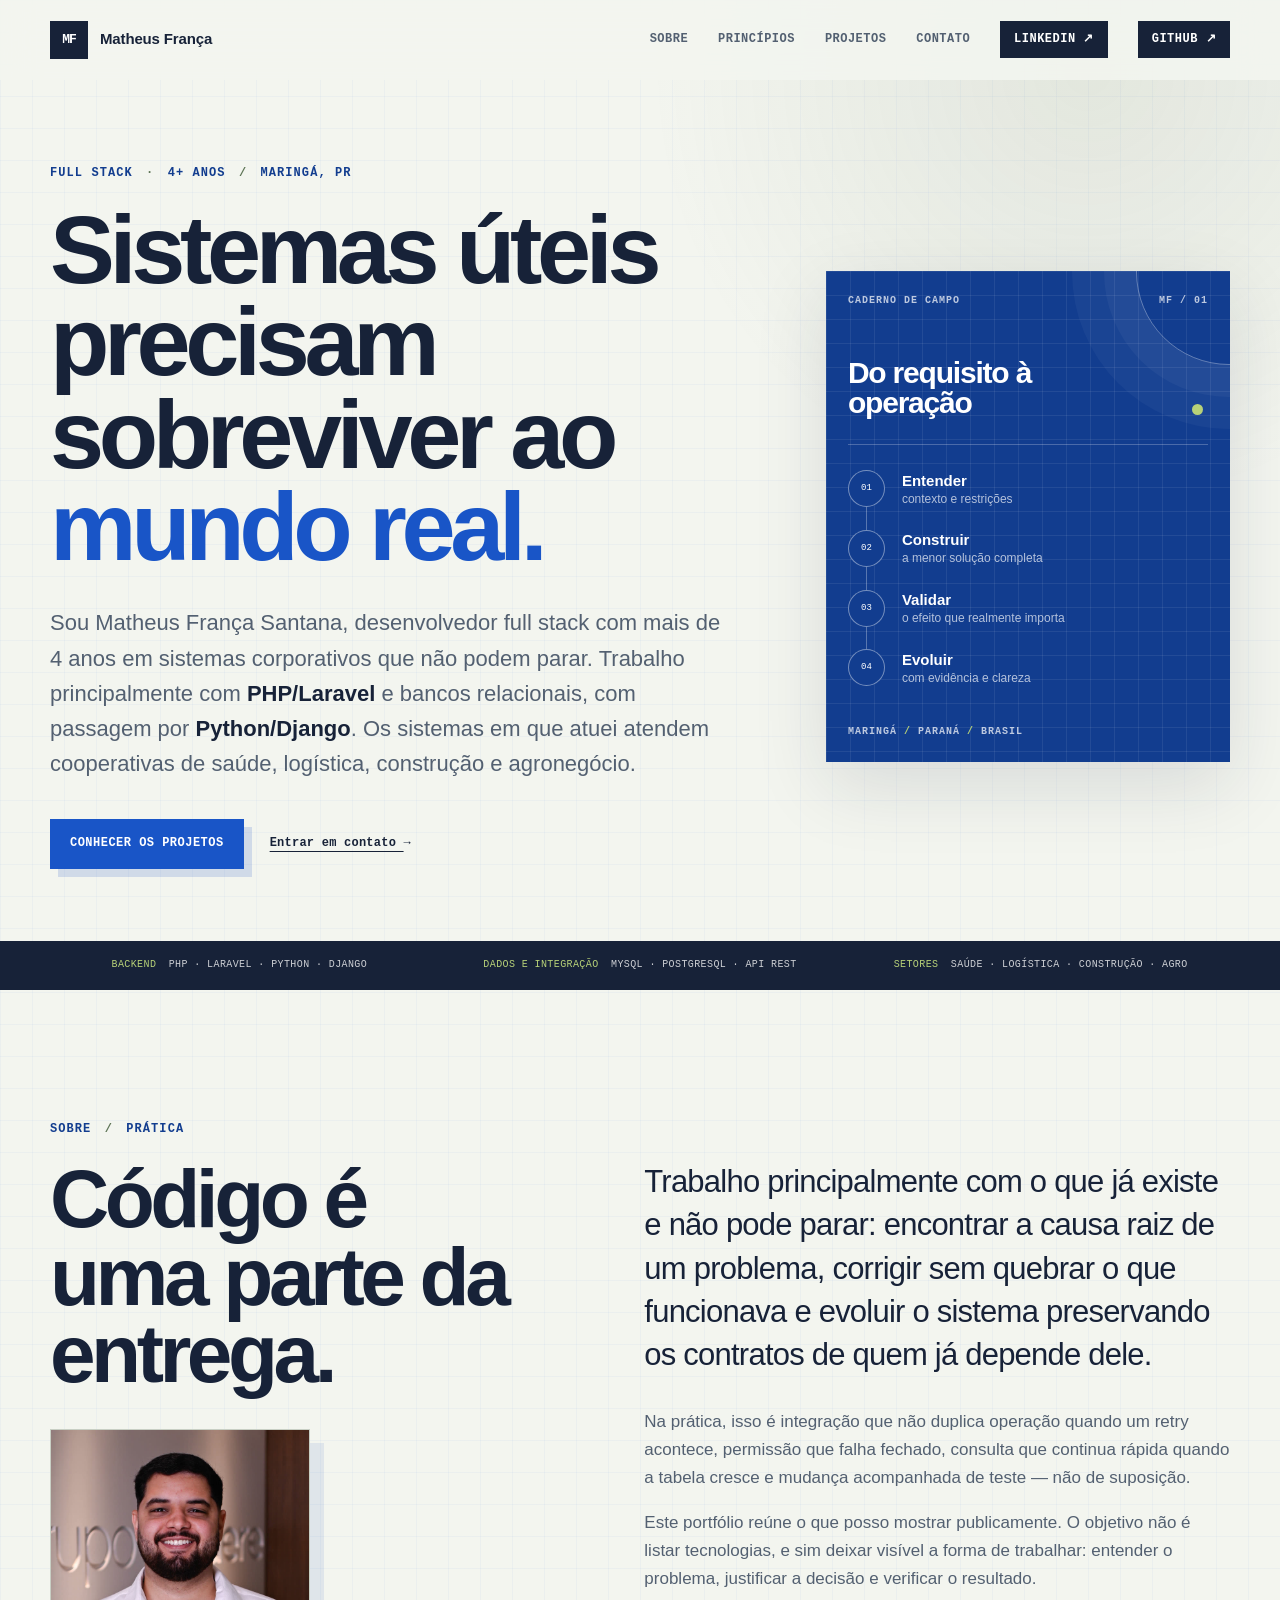
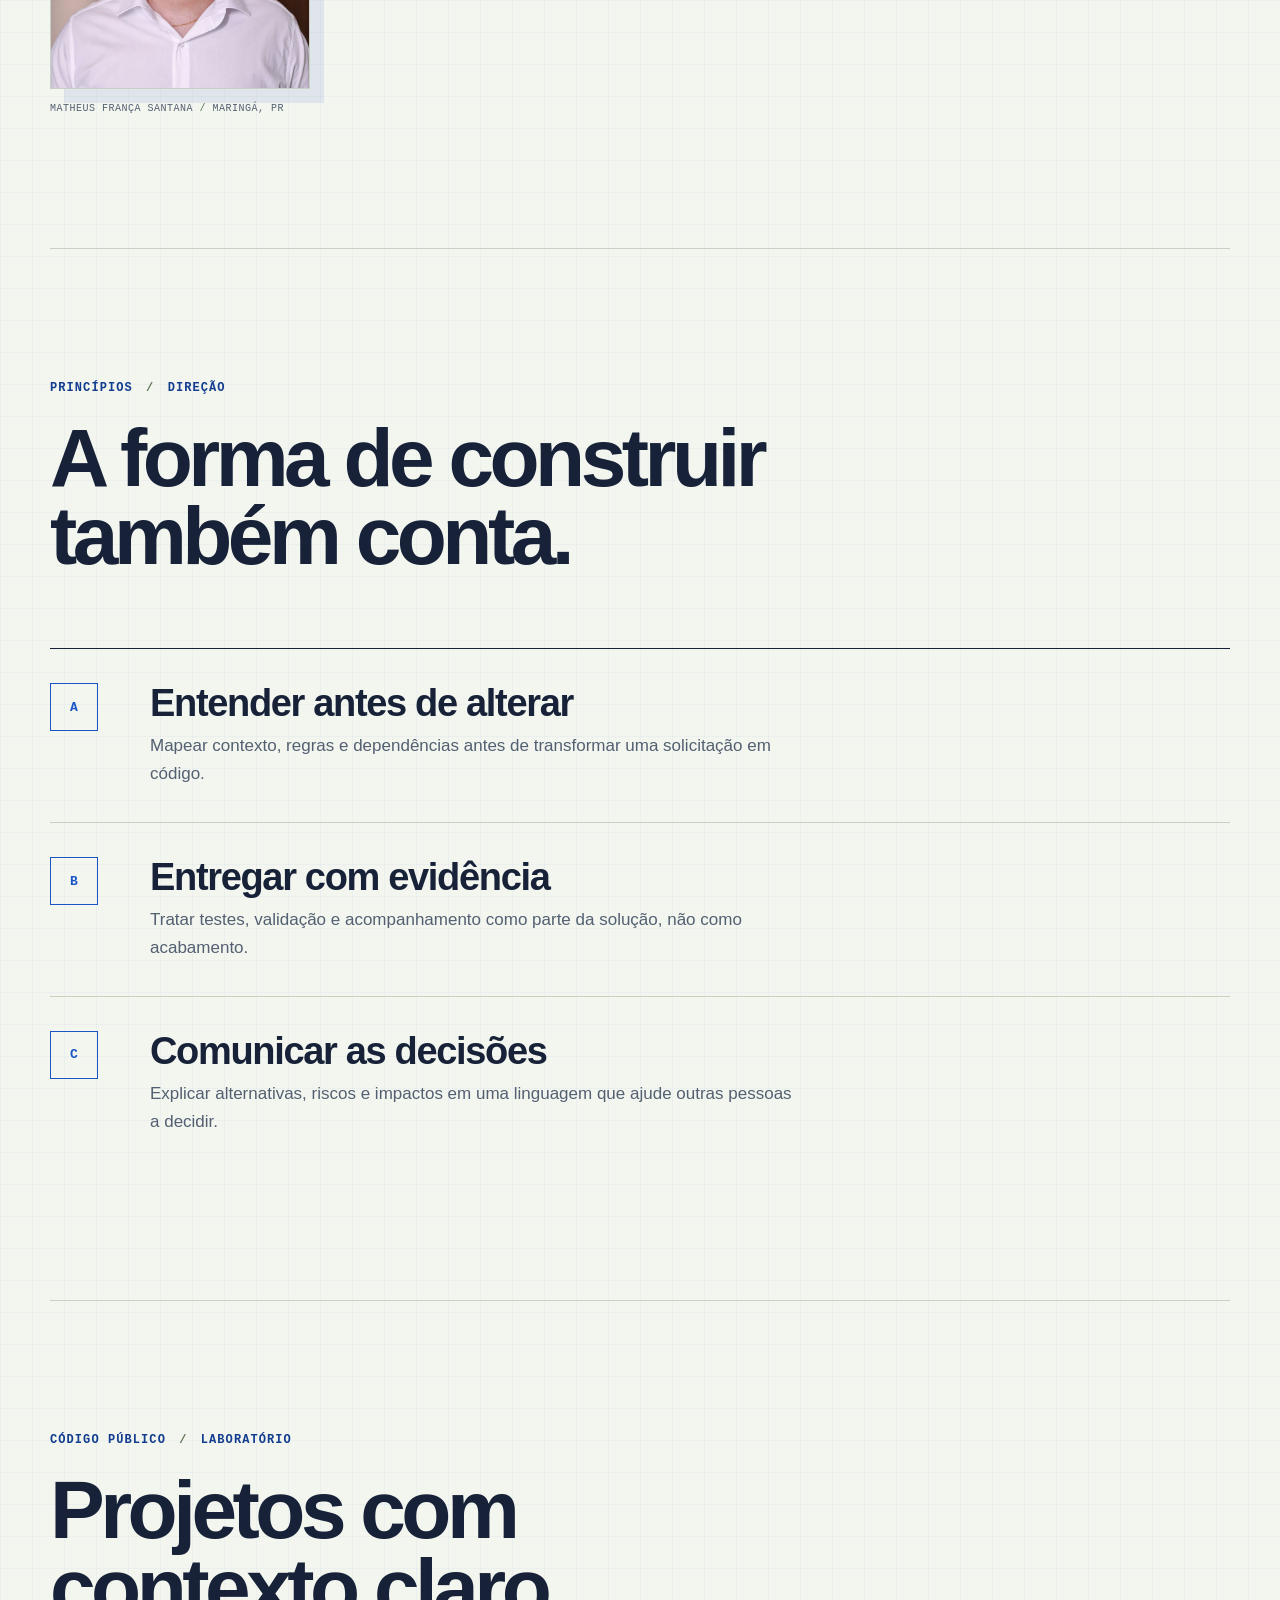
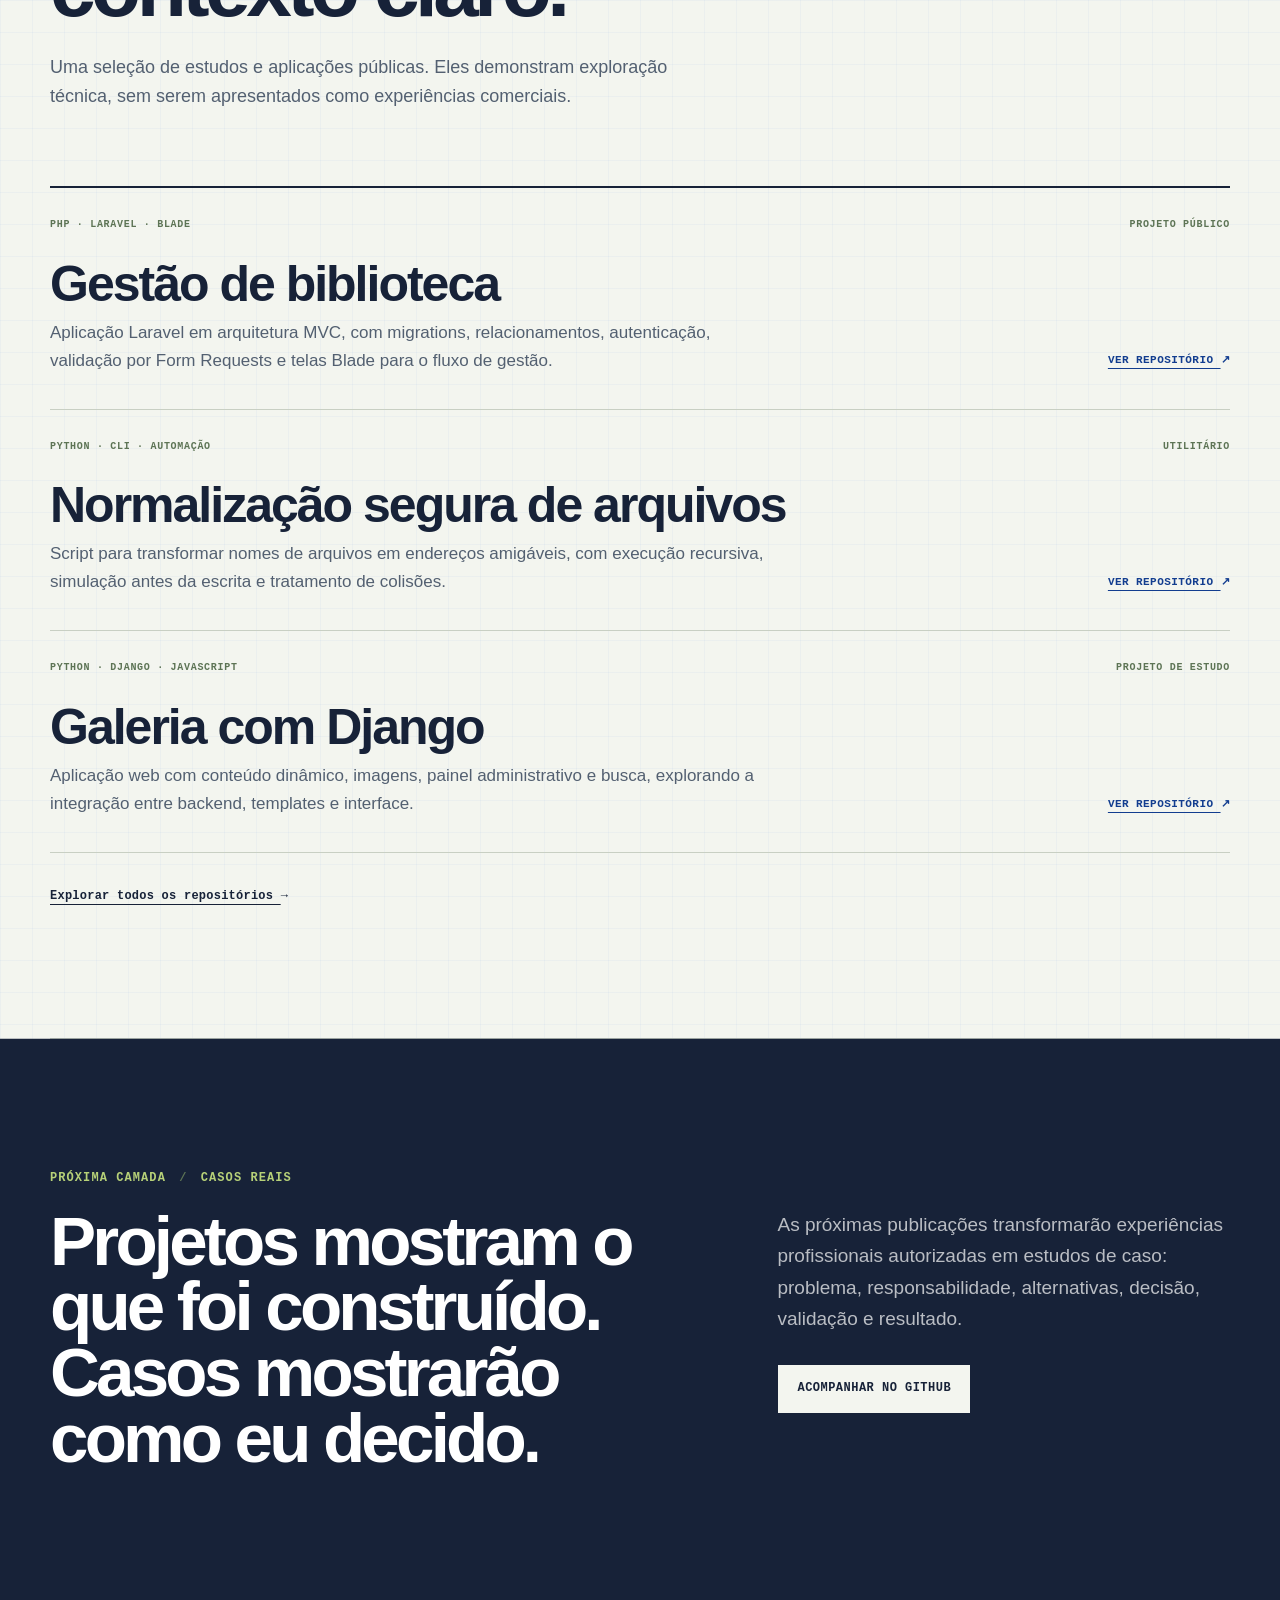
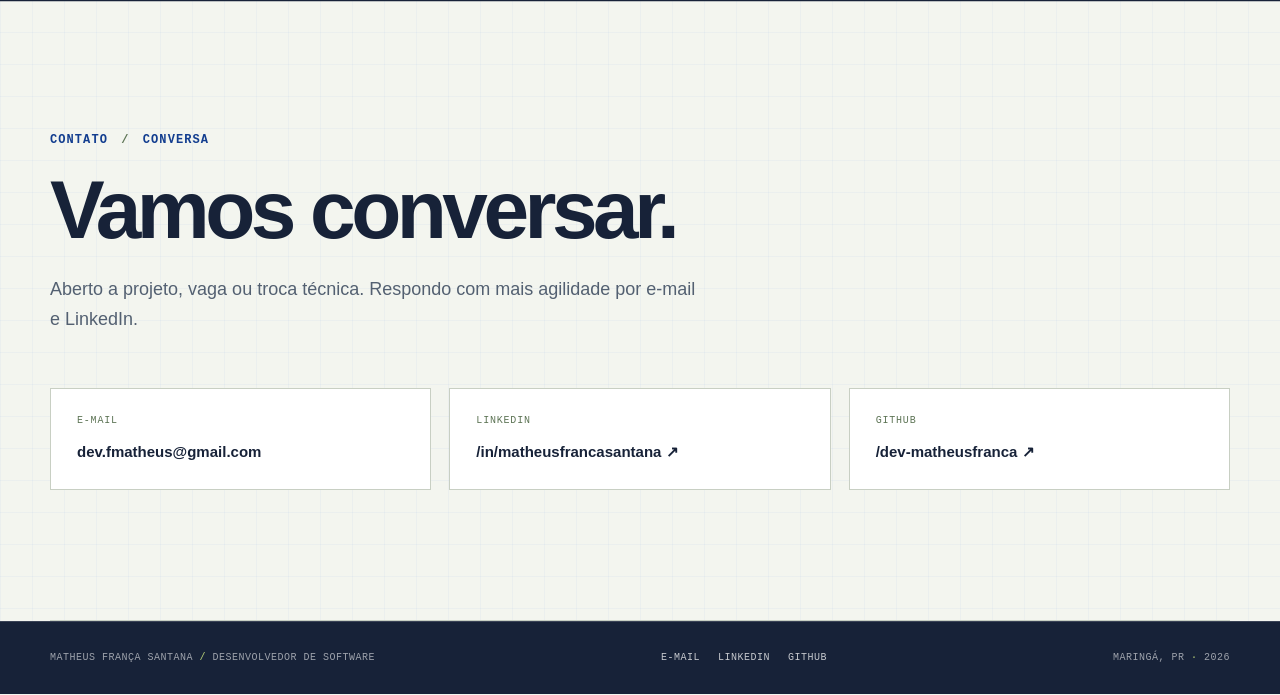
<file: index.html>
<!DOCTYPE html>
<html lang="pt-BR">
  <head>
    <meta charset="UTF-8">
    <meta name="viewport" content="width=device-width, initial-scale=1">
    <meta
      name="description"
      content="Portfólio de Matheus França Santana, desenvolvedor de software full stack com atuação em PHP, Laravel, Python e Django."
    >
    <meta name="theme-color" content="#f3f5ef">
    <meta name="color-scheme" content="light">
    <meta property="og:type" content="website">
    <meta property="og:locale" content="pt_BR">
    <meta property="og:title" content="Matheus França — Desenvolvedor de software">
    <meta
      property="og:description"
      content="Sistemas úteis precisam sobreviver ao mundo real. Conheça minha trajetória e meus projetos públicos."
    >
    <meta property="og:url" content="https://dev-matheusfranca.github.io/">
    <meta property="og:image" content="https://dev-matheusfranca.github.io/assets/matheus-franca.jpg">
    <meta name="twitter:card" content="summary">
    <link rel="canonical" href="https://dev-matheusfranca.github.io/">
    <link rel="icon" href="/favicon.svg" type="image/svg+xml">
    <link rel="manifest" href="/site.webmanifest">
    <link rel="stylesheet" href="/styles.css">
    <title>Matheus França — Desenvolvedor de software</title>
    <script type="application/ld+json">
      {
        "@context": "https://schema.org",
        "@type": "Person",
        "name": "Matheus França Santana",
        "url": "https://dev-matheusfranca.github.io/",
        "jobTitle": "Desenvolvedor de software",
        "image": "https://dev-matheusfranca.github.io/assets/matheus-franca.jpg",
        "email": "mailto:dev.fmatheus@gmail.com",
        "address": {
          "@type": "PostalAddress",
          "addressLocality": "Maringá",
          "addressRegion": "PR",
          "addressCountry": "BR"
        },
        "sameAs": [
          "https://github.com/dev-matheusfranca",
          "https://www.linkedin.com/in/matheusfrancasantana"
        ],
        "knowsAbout": [
          "PHP",
          "Laravel",
          "MySQL",
          "PostgreSQL",
          "API REST",
          "Python",
          "Django",
          "Desenvolvimento full stack"
        ]
      }
    </script>
  </head>
  <body>
    <a class="skip-link" href="#conteudo">Ir para o conteúdo</a>

    <header class="site-header" data-header>
      <a class="brand" href="#inicio" aria-label="Matheus França — início">
        <span class="brand-mark" aria-hidden="true">MF</span>
        <span class="brand-copy">Matheus França</span>
      </a>

      <button class="menu-toggle" type="button" aria-expanded="false" aria-controls="menu-principal">
        <span class="sr-only">Abrir menu</span>
        <span aria-hidden="true"></span>
        <span aria-hidden="true"></span>
      </button>

      <nav id="menu-principal" class="site-nav" aria-label="Navegação principal">
        <a href="#sobre">Sobre</a>
        <a href="#principios">Princípios</a>
        <a href="#projetos">Projetos</a>
        <a href="#contato">Contato</a>
        <a class="nav-external" href="https://www.linkedin.com/in/matheusfrancasantana" target="_blank" rel="noreferrer">
          LinkedIn <span aria-hidden="true">↗</span>
        </a>
        <a class="nav-external" href="https://github.com/dev-matheusfranca" target="_blank" rel="noreferrer">
          GitHub <span aria-hidden="true">↗</span>
        </a>
      </nav>
    </header>

    <main id="conteudo">
      <section id="inicio" class="hero" aria-labelledby="hero-title">
        <div class="hero-copy reveal">
          <p class="eyebrow">Full stack <span aria-hidden="true">·</span> 4+ anos <span aria-hidden="true">/</span> Maringá, PR</p>
          <h1 id="hero-title">Sistemas úteis precisam sobreviver ao <em>mundo real.</em></h1>
          <p class="hero-intro">
            Sou Matheus França Santana, desenvolvedor full stack com mais de 4 anos em sistemas corporativos
            que não podem parar. Trabalho principalmente com <strong>PHP/Laravel</strong> e bancos relacionais,
            com passagem por <strong>Python/Django</strong>. Os sistemas em que atuei atendem cooperativas de
            saúde, logística, construção e agronegócio.
          </p>
          <div class="hero-actions">
            <a class="button button-primary" href="#projetos">Conhecer os projetos</a>
            <a class="text-link" href="#contato">
              Entrar em contato <span aria-hidden="true">→</span>
            </a>
          </div>
        </div>

        <aside class="field-note reveal" aria-label="Fluxo de trabalho" style="--delay: 120ms">
          <div class="field-note-head">
            <span>Caderno de campo</span>
            <span>MF / 01</span>
          </div>
          <div class="field-note-title">
            <p>Do requisito à operação</p>
            <span class="signal" aria-hidden="true"></span>
          </div>
          <ol class="work-trace">
            <li>
              <span class="trace-marker" aria-hidden="true">01</span>
              <div><strong>Entender</strong><small>contexto e restrições</small></div>
            </li>
            <li>
              <span class="trace-marker" aria-hidden="true">02</span>
              <div><strong>Construir</strong><small>a menor solução completa</small></div>
            </li>
            <li>
              <span class="trace-marker" aria-hidden="true">03</span>
              <div><strong>Validar</strong><small>o efeito que realmente importa</small></div>
            </li>
            <li>
              <span class="trace-marker" aria-hidden="true">04</span>
              <div><strong>Evoluir</strong><small>com evidência e clareza</small></div>
            </li>
          </ol>
          <p class="field-note-location">Maringá <span>/</span> Paraná <span>/</span> Brasil</p>
        </aside>
      </section>

      <div class="capability-strip" role="group" aria-label="Resumo de tecnologias e contextos">
        <p><span>Backend</span> PHP · Laravel · Python · Django</p>
        <p><span>Dados e integração</span> MySQL · PostgreSQL · API REST</p>
        <p><span>Setores</span> Saúde · Logística · Construção · Agro</p>
      </div>

      <section id="sobre" class="section about" aria-labelledby="about-title">
        <div class="section-heading reveal">
          <p class="eyebrow">Sobre <span aria-hidden="true">/</span> prática</p>
          <h2 id="about-title">Código é uma parte da entrega.</h2>
          <figure class="portrait">
            <img
              src="/assets/matheus-franca.jpg"
              alt="Retrato de Matheus França Santana"
              width="800"
              height="800"
              loading="lazy"
              decoding="async"
            >
            <figcaption>Matheus França Santana <span aria-hidden="true">/</span> Maringá, PR</figcaption>
          </figure>
        </div>
        <div class="about-copy reveal" style="--delay: 80ms">
          <p class="lead">
            Trabalho principalmente com o que já existe e não pode parar: encontrar a causa raiz de um problema,
            corrigir sem quebrar o que funcionava e evoluir o sistema preservando os contratos de quem já
            depende dele.
          </p>
          <p>
            Na prática, isso é integração que não duplica operação quando um retry acontece, permissão que falha
            fechado, consulta que continua rápida quando a tabela cresce e mudança acompanhada de teste — não de
            suposição.
          </p>
          <p>
            Este portfólio reúne o que posso mostrar publicamente. O objetivo não é listar tecnologias, e sim
            deixar visível a forma de trabalhar: entender o problema, justificar a decisão e verificar o
            resultado.
          </p>
        </div>
      </section>

      <section id="principios" class="section principles" aria-labelledby="principles-title">
        <div class="section-heading reveal">
          <p class="eyebrow">Princípios <span aria-hidden="true">/</span> direção</p>
          <h2 id="principles-title">A forma de construir também conta.</h2>
        </div>
        <div class="principles-list">
          <article class="principle reveal">
            <div class="principle-mark" aria-hidden="true">A</div>
            <div>
              <h3>Entender antes de alterar</h3>
              <p>Mapear contexto, regras e dependências antes de transformar uma solicitação em código.</p>
            </div>
          </article>
          <article class="principle reveal" style="--delay: 70ms">
            <div class="principle-mark" aria-hidden="true">B</div>
            <div>
              <h3>Entregar com evidência</h3>
              <p>Tratar testes, validação e acompanhamento como parte da solução, não como acabamento.</p>
            </div>
          </article>
          <article class="principle reveal" style="--delay: 140ms">
            <div class="principle-mark" aria-hidden="true">C</div>
            <div>
              <h3>Comunicar as decisões</h3>
              <p>Explicar alternativas, riscos e impactos em uma linguagem que ajude outras pessoas a decidir.</p>
            </div>
          </article>
        </div>
      </section>

      <section id="projetos" class="section projects" aria-labelledby="projects-title">
        <div class="section-heading reveal">
          <p class="eyebrow">Código público <span aria-hidden="true">/</span> laboratório</p>
          <h2 id="projects-title">Projetos com contexto claro.</h2>
          <p class="section-note">
            Uma seleção de estudos e aplicações públicas. Eles demonstram exploração técnica, sem serem
            apresentados como experiências comerciais.
          </p>
        </div>

        <div class="project-list">
          <article class="project reveal">
            <div class="project-meta">
              <span>PHP · Laravel · Blade</span>
              <span>Projeto público</span>
            </div>
            <div class="project-body">
              <div>
                <h3>Gestão de biblioteca</h3>
                <p>
                  Aplicação Laravel em arquitetura MVC, com migrations, relacionamentos, autenticação,
                  validação por Form Requests e telas Blade para o fluxo de gestão.
                </p>
              </div>
              <a
                class="project-link"
                href="https://github.com/dev-matheusfranca/biblioteca-laravel"
                target="_blank"
                rel="noreferrer"
                aria-label="Ver o projeto Gestão de biblioteca no GitHub"
              >
                Ver repositório <span aria-hidden="true">↗</span>
              </a>
            </div>
          </article>

          <article class="project reveal">
            <div class="project-meta">
              <span>Python · CLI · Automação</span>
              <span>Utilitário</span>
            </div>
            <div class="project-body">
              <div>
                <h3>Normalização segura de arquivos</h3>
                <p>
                  Script para transformar nomes de arquivos em endereços amigáveis, com execução recursiva,
                  simulação antes da escrita e tratamento de colisões.
                </p>
              </div>
              <a
                class="project-link"
                href="https://github.com/dev-matheusfranca/scripts-python"
                target="_blank"
                rel="noreferrer"
                aria-label="Ver o projeto de automação em Python no GitHub"
              >
                Ver repositório <span aria-hidden="true">↗</span>
              </a>
            </div>
          </article>

          <article class="project reveal">
            <div class="project-meta">
              <span>Python · Django · JavaScript</span>
              <span>Projeto de estudo</span>
            </div>
            <div class="project-body">
              <div>
                <h3>Galeria com Django</h3>
                <p>
                  Aplicação web com conteúdo dinâmico, imagens, painel administrativo e busca, explorando a
                  integração entre backend, templates e interface.
                </p>
              </div>
              <a
                class="project-link"
                href="https://github.com/dev-matheusfranca/django-space"
                target="_blank"
                rel="noreferrer"
                aria-label="Ver o projeto Galeria com Django no GitHub"
              >
                Ver repositório <span aria-hidden="true">↗</span>
              </a>
            </div>
          </article>
        </div>

        <a class="all-projects reveal" href="https://github.com/dev-matheusfranca?tab=repositories" target="_blank" rel="noreferrer">
          Explorar todos os repositórios <span aria-hidden="true">→</span>
        </a>
      </section>

      <section class="section next-step" aria-labelledby="next-title">
        <div class="next-step-grid">
          <div class="reveal">
            <p class="eyebrow">Próxima camada <span aria-hidden="true">/</span> casos reais</p>
            <h2 id="next-title">Projetos mostram o que foi construído. Casos mostrarão como eu decido.</h2>
          </div>
          <div class="next-step-copy reveal" style="--delay: 90ms">
            <p>
              As próximas publicações transformarão experiências profissionais autorizadas em estudos de caso:
              problema, responsabilidade, alternativas, decisão, validação e resultado.
            </p>
            <a class="button button-secondary" href="https://github.com/dev-matheusfranca" target="_blank" rel="noreferrer">
              Acompanhar no GitHub
            </a>
          </div>
        </div>
      </section>

      <section id="contato" class="section contact" aria-labelledby="contact-title">
        <div class="section-heading reveal">
          <p class="eyebrow">Contato <span aria-hidden="true">/</span> conversa</p>
          <h2 id="contact-title">Vamos conversar.</h2>
          <p class="section-note">
            Aberto a projeto, vaga ou troca técnica. Respondo com mais agilidade por e-mail e LinkedIn.
          </p>
        </div>

        <ul class="contact-grid reveal" style="--delay: 80ms">
          <li>
            <a class="contact-card" href="mailto:dev.fmatheus@gmail.com">
              <span class="contact-label">E-mail</span>
              <span class="contact-value">dev.fmatheus@gmail.com</span>
            </a>
          </li>
          <li>
            <a
              class="contact-card"
              href="https://www.linkedin.com/in/matheusfrancasantana"
              target="_blank"
              rel="noreferrer"
            >
              <span class="contact-label">LinkedIn</span>
              <span class="contact-value">/in/matheusfrancasantana <span aria-hidden="true">↗</span></span>
            </a>
          </li>
          <li>
            <a class="contact-card" href="https://github.com/dev-matheusfranca" target="_blank" rel="noreferrer">
              <span class="contact-label">GitHub</span>
              <span class="contact-value">/dev-matheusfranca <span aria-hidden="true">↗</span></span>
            </a>
          </li>
        </ul>
      </section>
    </main>

    <footer class="site-footer">
      <p>Matheus França Santana <span aria-hidden="true">/</span> Desenvolvedor de software</p>
      <nav class="footer-links" aria-label="Links de contato">
        <a href="mailto:dev.fmatheus@gmail.com">E-mail</a>
        <a href="https://www.linkedin.com/in/matheusfrancasantana" target="_blank" rel="noreferrer">LinkedIn</a>
        <a href="https://github.com/dev-matheusfranca" target="_blank" rel="noreferrer">GitHub</a>
      </nav>
      <p>Maringá, PR <span aria-hidden="true">·</span> <span data-year></span></p>
    </footer>

    <script src="/script.js" defer></script>
  </body>
</html>
</file>
<file: styles.css>
:root {
  --paper: #f3f5ef;
  --paper-strong: #e8ece2;
  --ink: #172238;
  --ink-soft: #536071;
  --blueprint: #1955c7;
  --blueprint-dark: #123d8f;
  --field: #5d7455;
  --line: #c8cfc3;
  --white: #ffffff;
  --shadow: 0 24px 70px rgba(23, 34, 56, 0.12);
  --display: "Arial Narrow", "Aptos Display", "Helvetica Neue", Arial, sans-serif;
  --body: Aptos, "Segoe UI", Helvetica, Arial, sans-serif;
  --utility: "Cascadia Code", "SFMono-Regular", Consolas, monospace;
  --page: min(1180px, calc(100vw - 48px));
}

* {
  box-sizing: border-box;
}

html {
  scroll-behavior: smooth;
  scroll-padding-top: 100px;
}

body {
  margin: 0;
  color: var(--ink);
  background:
    linear-gradient(rgba(25, 85, 199, 0.035) 1px, transparent 1px),
    linear-gradient(90deg, rgba(25, 85, 199, 0.035) 1px, transparent 1px),
    var(--paper);
  background-size: 32px 32px;
  font-family: var(--body);
  font-size: 17px;
  line-height: 1.65;
  text-rendering: optimizeLegibility;
  -webkit-font-smoothing: antialiased;
}

body::before {
  position: fixed;
  inset: 0;
  z-index: -1;
  background: radial-gradient(circle at 85% 8%, rgba(93, 116, 85, 0.11), transparent 32%);
  content: "";
  pointer-events: none;
}

a {
  color: inherit;
}

button,
a {
  -webkit-tap-highlight-color: transparent;
}

:focus-visible {
  outline: 3px solid var(--blueprint);
  outline-offset: 4px;
}

::selection {
  color: var(--white);
  background: var(--blueprint);
}

.sr-only {
  position: absolute;
  width: 1px;
  height: 1px;
  padding: 0;
  margin: -1px;
  overflow: hidden;
  clip: rect(0, 0, 0, 0);
  white-space: nowrap;
  border: 0;
}

.skip-link {
  position: fixed;
  top: 12px;
  left: 12px;
  z-index: 100;
  padding: 10px 16px;
  color: var(--white);
  background: var(--ink);
  border-radius: 3px;
  transform: translateY(-150%);
}

.skip-link:focus {
  transform: translateY(0);
}

.site-header {
  position: sticky;
  top: 0;
  z-index: 20;
  display: flex;
  width: 100%;
  height: 80px;
  padding-inline: max(24px, calc((100vw - 1180px) / 2));
  align-items: center;
  justify-content: space-between;
  background: rgba(243, 245, 239, 0.88);
  border-bottom: 1px solid transparent;
  backdrop-filter: blur(18px);
  transition: border-color 180ms ease, box-shadow 180ms ease;
}

.site-header.is-scrolled {
  border-bottom-color: var(--line);
  box-shadow: 0 8px 30px rgba(23, 34, 56, 0.05);
}

.brand {
  display: inline-flex;
  align-items: center;
  gap: 12px;
  color: var(--ink);
  font-weight: 700;
  text-decoration: none;
}

.brand-mark {
  display: grid;
  width: 38px;
  height: 38px;
  place-items: center;
  color: var(--white);
  background: var(--ink);
  font-family: var(--utility);
  font-size: 13px;
  letter-spacing: -0.08em;
}

.brand-copy {
  font-size: 15px;
  letter-spacing: -0.01em;
}

.site-nav {
  display: flex;
  align-items: center;
  gap: 30px;
}

.site-nav a {
  position: relative;
  color: var(--ink-soft);
  font-family: var(--utility);
  font-size: 12px;
  font-weight: 600;
  letter-spacing: 0.04em;
  text-decoration: none;
  text-transform: uppercase;
}

.site-nav a::after {
  position: absolute;
  right: 0;
  bottom: -6px;
  left: 0;
  height: 2px;
  background: var(--blueprint);
  content: "";
  transform: scaleX(0);
  transform-origin: right;
  transition: transform 180ms ease;
}

.site-nav a:hover,
.site-nav a:focus-visible {
  color: var(--ink);
}

.site-nav a:hover::after,
.site-nav a:focus-visible::after {
  transform: scaleX(1);
  transform-origin: left;
}

.site-nav .nav-external {
  padding: 9px 14px;
  color: var(--white);
  background: var(--ink);
}

.site-nav .nav-external::after {
  display: none;
}

.menu-toggle {
  display: none;
  width: 44px;
  height: 44px;
  padding: 0;
  background: transparent;
  border: 1px solid var(--line);
}

.menu-toggle span[aria-hidden] {
  display: block;
  width: 20px;
  height: 2px;
  margin: 5px auto;
  background: var(--ink);
  transition: transform 180ms ease;
}

.hero {
  display: grid;
  width: var(--page);
  min-height: calc(100vh - 80px);
  min-height: calc(100svh - 80px);
  padding: 84px 0 72px;
  margin: 0 auto;
  align-items: center;
  grid-template-columns: minmax(0, 1.25fr) minmax(340px, 0.75fr);
  gap: clamp(48px, 8vw, 110px);
}

.eyebrow {
  margin: 0 0 20px;
  color: var(--blueprint-dark);
  font-family: var(--utility);
  font-size: 12px;
  font-weight: 700;
  letter-spacing: 0.09em;
  text-transform: uppercase;
}

.eyebrow span {
  padding-inline: 5px;
  color: var(--field);
}

.hero h1,
.section h2,
.next-step h2 {
  margin: 0;
  font-family: var(--display);
  font-weight: 750;
  letter-spacing: -0.055em;
  line-height: 0.95;
}

.hero h1 {
  max-width: 770px;
  font-size: clamp(56px, 7.6vw, 106px);
}

.hero h1 em {
  display: block;
  color: var(--blueprint);
  font-style: normal;
}

.hero-intro {
  max-width: 680px;
  margin: 32px 0 0;
  color: var(--ink-soft);
  font-size: clamp(18px, 2vw, 22px);
  line-height: 1.6;
}

.hero-intro strong {
  color: var(--ink);
  font-weight: 650;
}

.hero-actions {
  display: flex;
  margin-top: 38px;
  align-items: center;
  flex-wrap: wrap;
  gap: 26px;
}

.button {
  display: inline-flex;
  min-height: 50px;
  padding: 13px 19px;
  align-items: center;
  justify-content: center;
  border: 1px solid transparent;
  font-family: var(--utility);
  font-size: 12px;
  font-weight: 700;
  letter-spacing: 0.04em;
  text-decoration: none;
  text-transform: uppercase;
  transition: color 180ms ease, background 180ms ease, transform 180ms ease;
}

.button:hover {
  transform: translateY(-2px);
}

.button-primary {
  color: var(--white);
  background: var(--blueprint);
  box-shadow: 8px 8px 0 rgba(25, 85, 199, 0.16);
}

.button-primary:hover {
  background: var(--blueprint-dark);
}

.button-secondary {
  color: var(--ink);
  background: var(--paper);
  border-color: var(--ink);
}

.button-secondary:hover {
  color: var(--white);
  background: var(--ink);
}

.text-link,
.all-projects {
  color: var(--ink);
  font-family: var(--utility);
  font-size: 12px;
  font-weight: 700;
  letter-spacing: 0.02em;
  text-underline-offset: 5px;
  text-decoration-thickness: 1px;
}

.text-link span,
.project-link span,
.all-projects span {
  display: inline-block;
  transition: transform 180ms ease;
}

.text-link:hover span,
.project-link:hover span {
  transform: translate(3px, -3px);
}

.field-note {
  position: relative;
  padding: 22px;
  overflow: hidden;
  color: var(--white);
  background:
    linear-gradient(rgba(255, 255, 255, 0.07) 1px, transparent 1px),
    linear-gradient(90deg, rgba(255, 255, 255, 0.07) 1px, transparent 1px),
    var(--blueprint-dark);
  background-size: 24px 24px;
  box-shadow: var(--shadow);
}

.field-note::after {
  position: absolute;
  top: -92px;
  right: -92px;
  width: 184px;
  height: 184px;
  border: 1px solid rgba(255, 255, 255, 0.34);
  border-radius: 50%;
  content: "";
  box-shadow: 0 0 0 32px rgba(255, 255, 255, 0.04), 0 0 0 64px rgba(255, 255, 255, 0.035);
}

.field-note-head,
.field-note-location {
  display: flex;
  position: relative;
  z-index: 1;
  margin: 0;
  align-items: center;
  justify-content: space-between;
  color: rgba(255, 255, 255, 0.72);
  font-family: var(--utility);
  font-size: 10px;
  font-weight: 700;
  letter-spacing: 0.1em;
  text-transform: uppercase;
}

.field-note-title {
  position: relative;
  z-index: 1;
  display: flex;
  padding: 48px 0 26px;
  align-items: flex-end;
  justify-content: space-between;
  border-bottom: 1px solid rgba(255, 255, 255, 0.24);
}

.field-note-title p {
  max-width: 250px;
  margin: 0;
  font-family: var(--display);
  font-size: 30px;
  font-weight: 700;
  letter-spacing: -0.04em;
  line-height: 1;
}

.signal {
  position: relative;
  display: block;
  width: 11px;
  height: 11px;
  margin: 0 5px 3px 0;
  background: #b7d178;
  border-radius: 50%;
  box-shadow: 0 0 0 0 rgba(183, 209, 120, 0.45);
  animation: signal 2.4s ease-out infinite;
}

@keyframes signal {
  70%,
  100% {
    box-shadow: 0 0 0 15px rgba(183, 209, 120, 0);
  }
}

.work-trace {
  position: relative;
  z-index: 1;
  padding: 0;
  margin: 14px 0 26px;
  list-style: none;
}

.work-trace::before {
  position: absolute;
  top: 28px;
  bottom: 28px;
  left: 18px;
  width: 1px;
  background: rgba(255, 255, 255, 0.3);
  content: "";
}

.work-trace li {
  display: flex;
  position: relative;
  padding: 11px 0;
  align-items: center;
  gap: 17px;
}

.trace-marker {
  display: grid;
  z-index: 1;
  width: 37px;
  height: 37px;
  flex: 0 0 37px;
  place-items: center;
  background: var(--blueprint-dark);
  border: 1px solid rgba(255, 255, 255, 0.42);
  border-radius: 50%;
  font-family: var(--utility);
  font-size: 9px;
}

.work-trace div {
  display: flex;
  flex-direction: column;
  line-height: 1.4;
}

.work-trace strong {
  font-size: 15px;
  font-weight: 650;
}

.work-trace small {
  color: rgba(255, 255, 255, 0.68);
  font-size: 12px;
}

.field-note-location {
  justify-content: flex-start;
  gap: 7px;
}

.field-note-location span {
  color: #b7d178;
}

.capability-strip {
  display: grid;
  width: 100%;
  padding: 16px max(24px, calc((100vw - 1180px) / 2));
  color: rgba(255, 255, 255, 0.78);
  background: var(--ink);
  grid-template-columns: repeat(3, 1fr);
  gap: 22px;
}

.capability-strip p {
  margin: 0;
  font-family: var(--utility);
  font-size: 10px;
  letter-spacing: 0.04em;
  text-align: center;
  text-transform: uppercase;
}

.capability-strip span {
  padding-right: 6px;
  color: #b7d178;
}

.section {
  width: var(--page);
  padding: 130px 0;
  margin: 0 auto;
  border-bottom: 1px solid var(--line);
}

.section-heading {
  max-width: 780px;
}

.section h2 {
  font-size: clamp(48px, 6.5vw, 82px);
}

.about {
  display: grid;
  grid-template-columns: 0.9fr 1.1fr;
  gap: clamp(60px, 9vw, 130px);
}

.about-copy {
  max-width: 630px;
  padding-top: 40px;
}

.about-copy p {
  color: var(--ink-soft);
}

.about-copy .lead {
  margin-top: 0;
  color: var(--ink);
  font-size: clamp(23px, 2.5vw, 31px);
  font-weight: 520;
  letter-spacing: -0.025em;
  line-height: 1.4;
}

.principles .section-heading,
.projects .section-heading {
  margin-bottom: 74px;
}

.principles-list {
  border-top: 1px solid var(--ink);
}

.principle {
  display: grid;
  padding: 34px 0;
  align-items: start;
  border-bottom: 1px solid var(--line);
  grid-template-columns: 70px 1fr;
  gap: 30px;
}

.principle:last-child {
  border-bottom: none;
}

.principle-mark {
  display: grid;
  width: 48px;
  height: 48px;
  place-items: center;
  color: var(--blueprint);
  border: 1px solid var(--blueprint);
  font-family: var(--utility);
  font-size: 13px;
  font-weight: 700;
}

.principle h3 {
  margin: 0 0 7px;
  font-family: var(--display);
  font-size: clamp(27px, 3vw, 38px);
  letter-spacing: -0.035em;
  line-height: 1.1;
}

.principle p {
  max-width: 650px;
  margin: 0;
  color: var(--ink-soft);
}

.section-note {
  max-width: 650px;
  margin: 26px 0 0;
  color: var(--ink-soft);
  font-size: 18px;
}

.project-list {
  border-top: 2px solid var(--ink);
}

.project {
  padding: 29px 0 34px;
  border-bottom: 1px solid var(--line);
  transition: padding 180ms ease, background 180ms ease;
}

.project:hover {
  padding-inline: 18px;
  background: rgba(255, 255, 255, 0.54);
}

.project-meta {
  display: flex;
  margin-bottom: 25px;
  justify-content: space-between;
  gap: 20px;
  color: var(--field);
  font-family: var(--utility);
  font-size: 10px;
  font-weight: 700;
  letter-spacing: 0.07em;
  text-transform: uppercase;
}

.project-body {
  display: grid;
  align-items: end;
  grid-template-columns: 1fr auto;
  gap: 50px;
}

.project h3 {
  margin: 0 0 10px;
  font-family: var(--display);
  font-size: clamp(31px, 4vw, 50px);
  letter-spacing: -0.04em;
  line-height: 1;
}

.project p {
  max-width: 720px;
  margin: 0;
  color: var(--ink-soft);
}

.project-link {
  padding-bottom: 5px;
  white-space: nowrap;
  color: var(--blueprint-dark);
  font-family: var(--utility);
  font-size: 11px;
  font-weight: 700;
  letter-spacing: 0.04em;
  text-decoration: underline;
  text-underline-offset: 5px;
  text-transform: uppercase;
}

.all-projects {
  display: inline-block;
  margin-top: 34px;
}

.all-projects:hover span {
  transform: translateX(5px);
}

.next-step {
  color: var(--white);
  background: var(--ink);
  border-bottom: 0;
  box-shadow: 0 0 0 100vmax var(--ink);
  clip-path: inset(0 -100vmax);
}

.next-step-grid {
  display: grid;
  grid-template-columns: 1.15fr 0.85fr;
  gap: clamp(60px, 9vw, 130px);
}

.next-step .eyebrow {
  color: #b7d178;
}

.next-step h2 {
  font-size: clamp(43px, 5.4vw, 72px);
}

.next-step-copy {
  padding-top: 40px;
}

.next-step-copy p {
  margin: 0 0 30px;
  color: rgba(255, 255, 255, 0.7);
  font-size: 19px;
}

.site-footer {
  display: flex;
  width: 100%;
  padding: 28px max(24px, calc((100vw - 1180px) / 2));
  align-items: center;
  justify-content: space-between;
  color: rgba(255, 255, 255, 0.58);
  background: var(--ink);
  border-top: 1px solid rgba(255, 255, 255, 0.15);
  font-family: var(--utility);
  font-size: 10px;
  letter-spacing: 0.05em;
  text-transform: uppercase;
}

.site-footer p {
  margin: 0;
}

.site-footer span[aria-hidden] {
  color: #b7d178;
}

.not-found {
  display: flex;
  width: var(--page);
  min-height: 100vh;
  min-height: 100svh;
  padding: 60px 0;
  margin: 0 auto;
  align-items: flex-start;
  justify-content: center;
  flex-direction: column;
}

.not-found h1 {
  max-width: 760px;
  margin: 0;
  font-family: var(--display);
  font-size: clamp(56px, 10vw, 120px);
  letter-spacing: -0.055em;
  line-height: 0.95;
}

.not-found > p:not(.eyebrow) {
  max-width: 560px;
  margin: 28px 0 34px;
  color: var(--ink-soft);
  font-size: 20px;
}

.reveal {
  opacity: 0;
  transform: translateY(20px);
  transition: opacity 560ms ease var(--delay, 0ms), transform 560ms ease var(--delay, 0ms);
}

.reveal.is-visible {
  opacity: 1;
  transform: translateY(0);
}

.portrait {
  width: min(260px, 100%);
  margin: 36px 0 0;
}

.portrait img {
  display: block;
  width: 100%;
  height: auto;
  background: var(--white);
  border: 1px solid var(--line);
  box-shadow: 14px 14px 0 rgba(25, 85, 199, 0.09);
  filter: saturate(0.92);
}

.portrait figcaption {
  padding-top: 12px;
  color: var(--ink-soft);
  font-family: var(--utility);
  font-size: 10px;
  letter-spacing: 0.05em;
  text-transform: uppercase;
}

.portrait figcaption span {
  color: var(--field);
}

.contact-grid {
  display: grid;
  padding: 0;
  margin: 54px 0 0;
  grid-template-columns: repeat(auto-fit, minmax(255px, 1fr));
  gap: 18px;
  list-style: none;
}

.contact-card {
  display: flex;
  height: 100%;
  padding: 24px 26px;
  flex-direction: column;
  gap: 10px;
  background: var(--white);
  border: 1px solid var(--line);
  text-decoration: none;
  transition:
    transform 0.2s ease,
    border-color 0.2s ease,
    box-shadow 0.2s ease;
}

a.contact-card:hover,
a.contact-card:focus-visible {
  border-color: var(--blueprint);
  box-shadow: 10px 10px 0 rgba(25, 85, 199, 0.1);
  transform: translate(-2px, -2px);
}

.contact-label {
  color: var(--field);
  font-family: var(--utility);
  font-size: 10px;
  letter-spacing: 0.08em;
  text-transform: uppercase;
}

.contact-value {
  color: var(--ink);
  font-size: 15px;
  font-weight: 600;
  overflow-wrap: anywhere;
}

.footer-links {
  display: flex;
  gap: 18px;
}

.footer-links a {
  color: rgba(255, 255, 255, 0.75);
  text-decoration: none;
  text-underline-offset: 4px;
}

.footer-links a:hover,
.footer-links a:focus-visible {
  color: var(--white);
  text-decoration: underline;
}

@media (max-width: 920px) {
  :root {
    --page: min(100% - 38px, 760px);
  }

  .menu-toggle {
    display: block;
  }

  .menu-toggle[aria-expanded="true"] span[aria-hidden]:first-of-type {
    transform: translateY(3.5px) rotate(45deg);
  }

  .menu-toggle[aria-expanded="true"] span[aria-hidden]:last-of-type {
    transform: translateY(-3.5px) rotate(-45deg);
  }

  .site-nav {
    position: absolute;
    top: 79px;
    right: 0;
    left: 0;
    display: none;
    padding: 24px;
    align-items: stretch;
    flex-direction: column;
    gap: 0;
    background: var(--paper);
    border-bottom: 1px solid var(--line);
    box-shadow: 0 20px 30px rgba(23, 34, 56, 0.08);
  }

  .site-nav.is-open {
    display: flex;
  }

  .site-nav a {
    padding: 14px 4px;
  }

  .site-nav .nav-external {
    padding-inline: 14px;
    margin-top: 10px;
    text-align: center;
  }

  .hero {
    min-height: auto;
    padding-top: 72px;
    grid-template-columns: 1fr;
  }

  .field-note {
    width: min(100%, 540px);
  }

  .capability-strip {
    grid-template-columns: 1fr;
    gap: 8px;
  }

  .capability-strip p {
    text-align: left;
  }

  .about,
  .next-step-grid {
    grid-template-columns: 1fr;
    gap: 24px;
  }

  .about-copy,
  .next-step-copy {
    padding-top: 0;
  }
}

@media (max-width: 620px) {
  :root {
    --page: calc(100% - 30px);
  }

  body {
    font-size: 16px;
    background-size: 24px 24px;
  }

  .site-header {
    height: 70px;
    padding-inline: 15px;
  }

  .brand-copy {
    display: none;
  }

  .site-nav {
    top: 69px;
  }

  .hero {
    padding: 58px 0 62px;
  }

  .hero h1 {
    font-size: clamp(50px, 17vw, 72px);
  }

  .hero-intro {
    margin-top: 25px;
  }

  .hero-actions {
    align-items: stretch;
    flex-direction: column;
    gap: 20px;
  }

  .text-link {
    text-align: center;
  }

  .field-note {
    padding: 18px;
  }

  .field-note-title {
    padding-top: 42px;
  }

  .capability-strip {
    padding-inline: 15px;
  }

  .section {
    padding: 92px 0;
  }

  .principles .section-heading,
  .projects .section-heading {
    margin-bottom: 52px;
  }

  .principle {
    grid-template-columns: 48px 1fr;
    gap: 18px;
  }

  .principle-mark {
    width: 40px;
    height: 40px;
  }

  .project-meta {
    align-items: flex-start;
    flex-direction: column;
    gap: 5px;
  }

  .project-body {
    grid-template-columns: 1fr;
    gap: 25px;
  }

  .project:hover {
    padding-inline: 0;
    background: transparent;
  }

  .site-footer {
    padding: 24px 15px;
    align-items: flex-start;
    flex-direction: column;
    gap: 9px;
  }
}

@media (prefers-reduced-motion: reduce) {
  *,
  *::before,
  *::after {
    scroll-behavior: auto !important;
    animation-duration: 0.01ms !important;
    animation-iteration-count: 1 !important;
    transition-duration: 0.01ms !important;
  }

  .reveal {
    opacity: 1;
    transform: none;
  }
}
</file>
